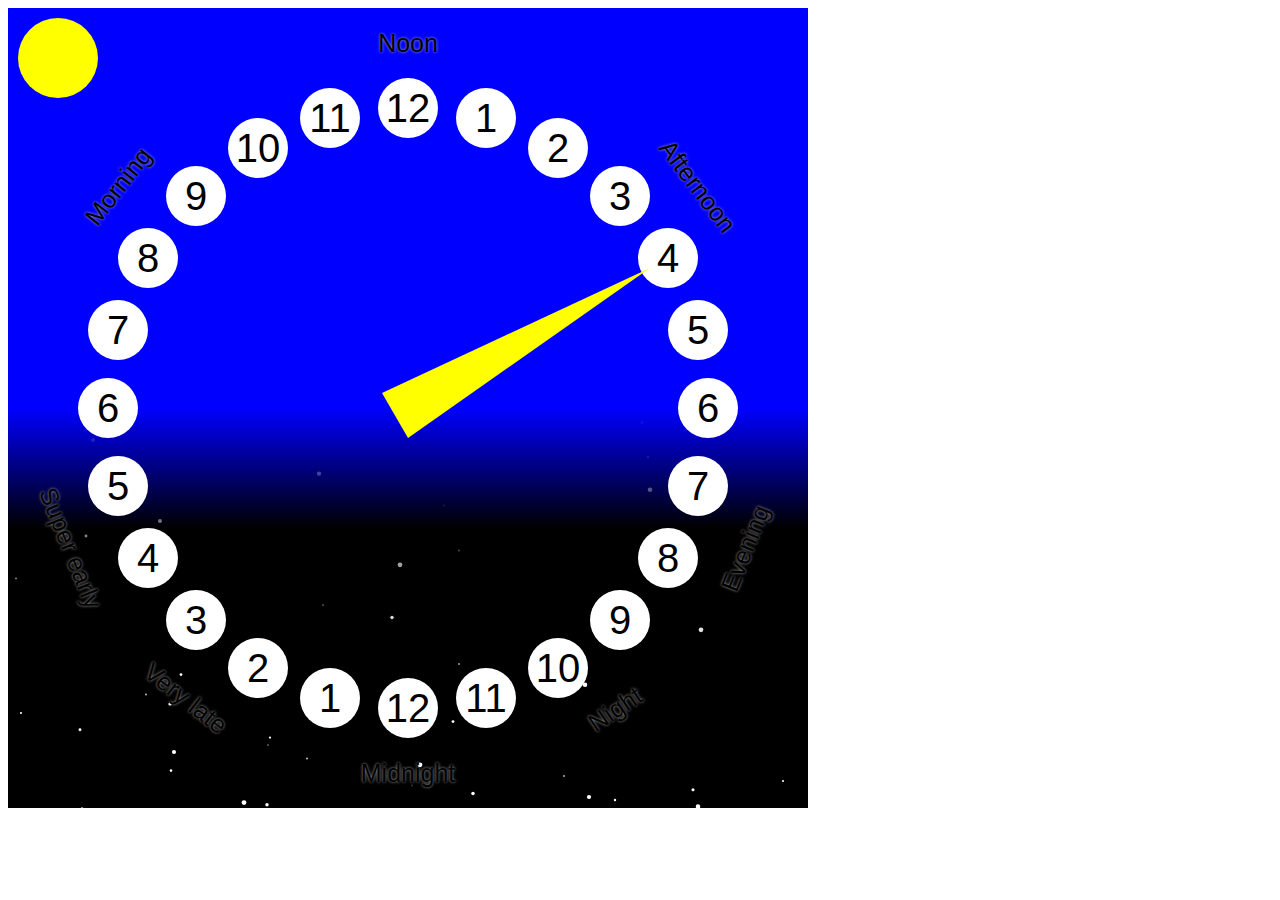
<file: app/background.html>
<html>
<head>
    <script src="https://code.jquery.com/jquery-1.11.1.min.js"></script>
    <style>
        .sky {
            fill: #00f;
        }
        .sun {
            fill: #ff0;
        }
        .star {
            fill: #fff;
        }
        .hour circle {
            fill: #fff;
        }
        .hour text {
            font-family: sans-serif;
            font-size: 40px;
        }
        text {
            dominant-baseline: central;
            text-anchor: middle;
        }
        .txtlabel {
            font-family: sans-serif;
            font-size: 25px;
            text-shadow: 0 0 3px #aaa;
        }

        .morning {
            color: #fff;
        }
        .night {
            color: #fff;
        }

        .big-arrow {
            fill: #ff0;
        }
    </style>
</head>
<body>

    <div id="svg-container">
      <svg width="800" height="800" id="bg">
        <defs>
            <linearGradient id="night-sky" x1="0%" y1="0%" x2="0%" y2="100%">
                <stop offset="0%" style="stop-color:rgb(0,0,255); stop-opacity:1" />
                <stop offset="30%" style="stop-color:rgb(0,0,0); stop-opacity:1" />
            </linearGradient>
        </defs>
        <rect width="800" height="400" class="sky"/>
        <rect x="0" y="400" width="800" height="400" fill="url(#night-sky)" />
        <circle cx="50" cy="50" r="40" class="sun"/>
      </svg>
    </div>

  <script>
    $().ready(function() {
        'use strict';

        // renders a star at a random x point for the given y
        var renderStar = function(svg, y) {
            var x = Math.round(Math.random()*800);
            var brightness = Math.random()*2.5;
            var width = Math.max(1,brightness);
            var opacity = Math.min(1,brightness);
            if( y<650 ) {
                opacity = opacity * (y-400)/250;
            }
            svg.append('<circle cx="'+x+'" cy="'+y+'" r="'+width+'" class="star" style="fill-opacity:'+opacity+'"/>');
        }

        var renderAllStars = function(svg) {
            var d=1;
            for(var y=0; y<400; y+=d) {
                renderStar(svg,800-y);
                d+=0.4;
            }
        }


        // converts a number 0-24 into an {x,y} object
        var circlePoint = function(hr24, radius) {
            if( !radius ) {
                throw "Radius not specified";
            }
            var angle = Math.PI*2 * hr24 / 24;
            return {
                x: Math.round(400 - radius * Math.sin(angle)),
                y: Math.round(400 + radius * Math.cos(angle)),
                radians: angle,
                degrees: Math.round(angle * 180 / Math.PI)
            }
        }

        var renderBigArrow = function(svg, time) {
            var pt1 = circlePoint(time, 280);
            var pt2 = circlePoint(time+8, 30);
            var pt3 = circlePoint(time+16, 30);
            var out = '<polygon points="';
            out += pt1.x + "," + pt1.y + " ";
            out += pt2.x + "," + pt2.y + " ";
            out += pt3.x + "," + pt3.y + " ";
            out += '" class="big-arrow" />';
            svg.append(out);
        }


        var renderHourInCircle = function(number, pt) {
            var x = Math.round(pt.x);
            var y = Math.round(pt.y);
            var g = $("<g class='hour'></g>");
            g.append("<circle cx='"+x+"' cy='"+y+"' r='30' />");
            g.append("<text x='"+x+"' y='"+y+"'>"+number+"</text>");
            return g
        }

        var drawHourCircles = function(svg) {
            for(var i=0; i<24; i++) {
                var hr=i % 12;
                if( i%12 == 0 ){
                    hr = 12;
                }
                var pt = circlePoint(i, 300);
                svg.append(renderHourInCircle(hr,pt));
            }
        }

        var addLabelText = function(svg, txt, hr) {
            var pt = circlePoint(hr,365);
            var angle = pt.degrees + ((hr>=6 && hr<=18) ? 180 : 0);
            var elem = '<text class="txtlabel" transform="translate(';
            elem += Math.round(pt.x) + ','
            elem += Math.round(pt.y);
            elem += ')rotate('+Math.round(angle)+')">';
            elem += txt;
            elem += "</text>";

            svg.append(elem);
        }

        var currentTime = function() {
            var d = new Date();
            return d.getHours() + d.getMinutes()/60;  // float from 0-23.98
        }

        var svg = $("svg");
        renderAllStars(svg);
        drawHourCircles(svg);
        addLabelText(svg,"Morning",8.5);
        addLabelText(svg,"Noon",12);
        addLabelText(svg,"Afternoon",15.5);
        addLabelText(svg,"Evening",19.5);
        addLabelText(svg,"Night",21.7);
        addLabelText(svg,"Midnight",0);
        addLabelText(svg,"Very late",2.5);
        addLabelText(svg,"Super early",4.5);

        renderBigArrow(svg, currentTime());

        // Refresh the SVG rendering, per http://stackoverflow.com/a/13654655/303056
        svg.html(svg.html());
    });
  </script>

</body>
</html>
</file>
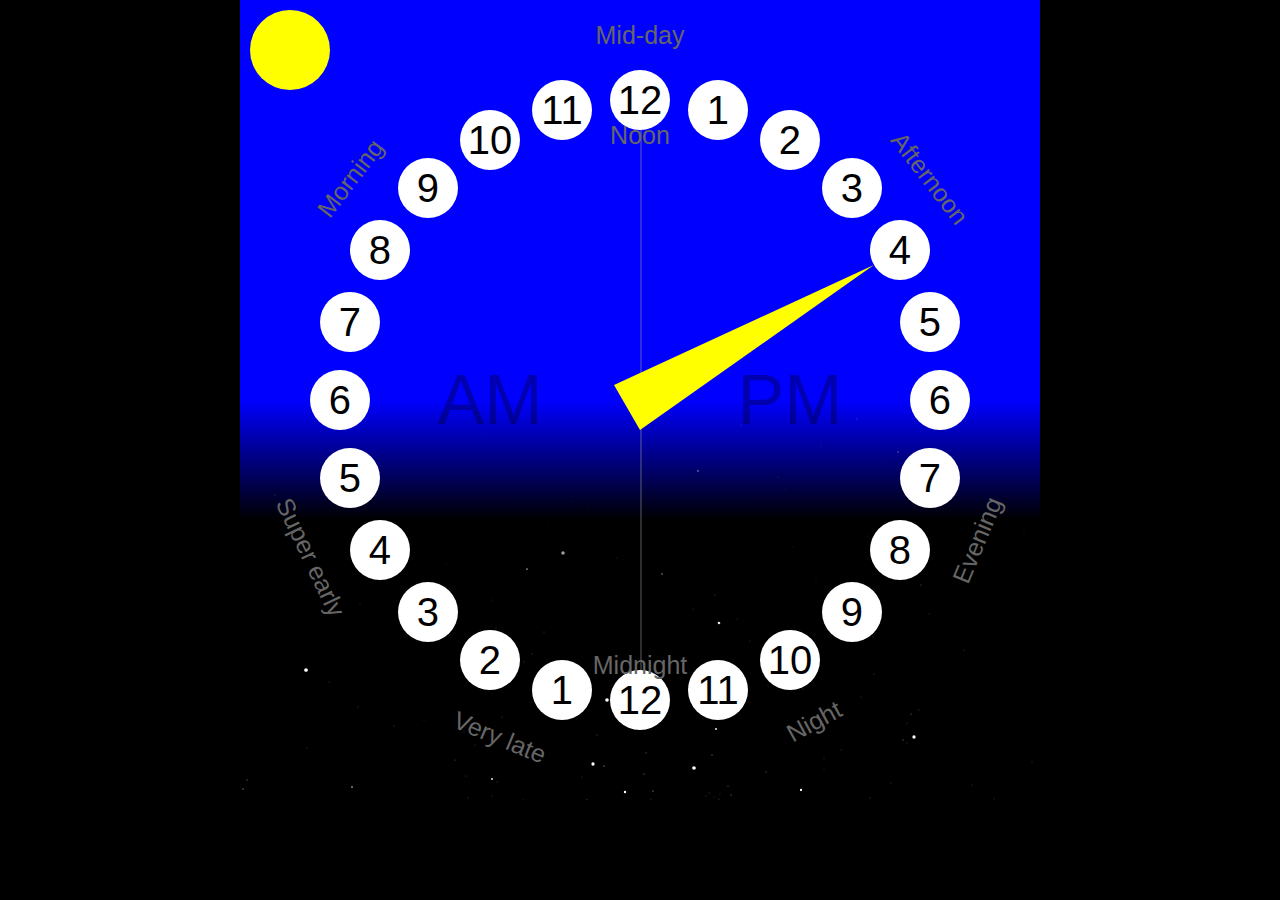
<file: app/fullday.html>
<html>
<head>
    <script src="https://code.jquery.com/jquery-1.11.1.min.js"></script>
    <style>

        body {
            margin: 0;
            padding: 0;
            background: black;
        }

        #svg-display {
            margin: 0 auto;
            width: 800;
            height: 800;
        }

        #svg-display svg {
            width: 800;
            height: 800;
        }

        svg {
            font-family: sans-serif;
            font-size: 20px;
        }

        .sky {
            fill: #00f;
        }
        .sun {
            fill: #ff0;
        }
        .star {
            fill: #fff;
        }
        .hour circle {
            fill: #fff;
        }
        .hour text {
            font-family: sans-serif;
            font-size: 40px;
        }
        text {
            dominant-baseline: central;
            text-anchor: middle;
        }
        .txtlabel {
            font-family: sans-serif;
            font-size: 25px;
            fill: #666;
        }

        .morning {
            color: #fff;
        }
        .night {
            color: #fff;
        }

        .big-arrow {
            fill: #ff0;
        }

        .tick-mark {
            fill: #555;
        }

        #svg-copy {
            display: none;
        }

        .ampm text, .ampm rect {
            font-size: 70px;
            color: #999;
            opacity: 0.3;
        }
    </style>
</head>
<body>

    <div id="svg-display">
    </div>
    <div id="svg-copy">
      <svg>
       <g>
        <defs>
            <linearGradient id="night-sky" x1="0%" y1="0%" x2="0%" y2="100%">
                <stop offset="0%" style="stop-color:rgb(0,0,255); stop-opacity:1" />
                <stop offset="30%" style="stop-color:rgb(0,0,0); stop-opacity:1" />
            </linearGradient>
        </defs>
      <g>
      <g class="holder">
        <rect width="800" height="405" class="sky"/>
        <rect x="0" y="400" width="800" height="400" fill="url(#night-sky)" />
        <circle cx="50" cy="50" r="40" class="sun"/>
        <g class="ampm">
            <text x="550" y="400">PM</text>
            <text x="250" y="400">AM</text>
            <rect x="400" y="100" width="2" height="600" fill="#999" />
        </g>
      </g>

        <animateTransform
            attributeName="transform"
            dur="28s"
            begin="2s"
            type="scale"
            from="1 1"
            to="3 3"
        />
        <animateTransform
            attributeName="transform"
            dur="28s"
            begin="30s"
            type="scale"
            from="3 3"
            to="1 1"
        />
      </g>
        <animateTransform
            class="move1"
            attributeName="transform"
            dur="28s"
            begin="2s"
            type="translate"
            from="0 0"
            to="-800 -800"
        />
        <animateTransform
            class="move2"
            attributeName="transform"
            dur="28s"
            begin="30s"
            type="translate"
            from="-800 -800"
            to="0 0"
        />
      </g>
      </svg>
    </div>

  <script>
    function renderClock() {
        'use strict';

        // renders a star at a random x point for the given y
        var renderStar = function(svg, y) {
            var x = (Math.random()*800).toFixed(0);
            var brightness = Math.pow(Math.random(),4)*2;
            var width = Math.max(0.5,brightness).toFixed(3);
            var opacity = (0.25 + Math.min(0.75,brightness)).toFixed(3);
            if( y<650 ) {
                opacity = opacity * (y-400)/250;
            }
            y = y.toFixed(0);
            svg.append('<circle cx="'+x+'" cy="'+y+'" r="'+width+'" class="star" style="fill-opacity:'+opacity+'"/>');
        }

        var renderAllStars = function(svg) {
            var d=0.2;
            for(var y=0; y<400; y+=d) {
                renderStar(svg,800-y);
                d+=0.06;
            }
        }


        // converts a number 0-24 into an {x,y} object
        var circlePoint = function(hr24, radius) {
            if( !radius ) {
                throw "Radius not specified";
            }
            var angle = Math.PI*2 * hr24 / 24;
            return {
                x: 400 - radius * Math.sin(angle),
                y: 400 + radius * Math.cos(angle),
                radians: angle,
                degrees: angle * 180 / Math.PI + 0.0001
            }
        }

        var circleZoomPoint = function(hr24, zoom, radius) {
            // Returns coordinates to do the move1,move2 transforms
            var middle = -400 * (zoom-1);
            var pt = circlePoint(hr24, radius);
            var x = middle - (zoom-1)*(pt.x-400);
            var y = middle - (zoom-1)*(pt.y-400);
            return x + " " + y;
        }

        var triangle = function(pt1,pt2,pt3,cssClass) {
            var out = '<polygon points="';
            out += pt1.x + "," + pt1.y + " ";
            out += pt2.x + "," + pt2.y + " ";
            out += pt3.x + "," + pt3.y + " ";
            out += '" class="'+cssClass+'" />';
            return out;
        }

        var renderBigArrow = function(svg, time) {
            var pt1 = circlePoint(time, 270);
            var pt2 = circlePoint(time+8, 30);
            var pt3 = circlePoint(time+16, 30);
            svg.append(triangle(pt1,pt2,pt3,'big-arrow'));
        }


        var renderHourInCircle = function(number, pt) {
            var x = Math.round(pt.x);
            var y = Math.round(pt.y);
            var g = $("<g class='hour'></g>");
            g.append("<circle cx='"+x+"' cy='"+y+"' r='30' />");
            g.append("<text x='"+x+"' y='"+y+"' transform='rotate(0.0001)'>"+number+"</text>");
            // Adding a tiny rotation transformation forces the browser to render it in vector mode
            // which causes smooth zooming.  Without this, the text bounces around slightly,
            // I'm guessing because the text is being rendered at even pixel locations.
            return g
        }

        var drawHourCircles = function(svg) {
            for(var i=0; i<24; i++) {
                var hr=i % 12;
                if( i%12 == 0 ){
                    hr = 12;
                }
                var pt = circlePoint(i, 300);
                svg.append(renderHourInCircle(hr,pt));
            }
        }

        var drawTickMarks = function(svg) {
            for(var h=0; h<24; h+= 15/60) {
                var pt1 = circlePoint(h, 260);
                var pt2 = circlePoint(h+0.015, 270);
                var pt3 = circlePoint(h-0.015, 270);
                svg.append(triangle(pt1,pt2,pt3,'tick-mark'));
            }
            for(var h=0; h<24; h+= 5/60) {
                var pt1 = circlePoint(h, 265);
                var pt2 = circlePoint(h+0.01, 270);
                var pt3 = circlePoint(h-0.01, 270);
                svg.append(triangle(pt1,pt2,pt3,'tick-mark'));
            }
        };

        var addLabelText = function(svg, txt, hr, radius) {
            if( !radius ) {
                radius = 365;
            }
            var pt = circlePoint(hr,radius);
            var angle = pt.degrees + ((hr>=6 && hr<=18) ? 180 : 0);
            var elem = '<text class="txtlabel" transform="translate(';
            elem += Math.round(pt.x) + ','
            elem += Math.round(pt.y);
            elem += ')rotate('+angle+')">';
            elem += txt;
            elem += "</text>";

            svg.append(elem);
        }

        var currentTime = function() {
            var d = new Date();
            return d.getHours() + d.getMinutes()/60;  // float from 0-23.98
        }

        var setZoomDestination = function(svg, hr24) {
            var coords = circleZoomPoint(hr24, 3, 350);
            $(".move1").attr('to',coords);
            $(".move2").attr('from',coords);
        }

        var prepareSvgElement = function() {
            var original_svg = $("#svg-copy").html();
            var new_svg = $( original_svg );
            $("#svg-display").html(new_svg);
            return $("#svg-display .holder");
        }
        var refreshSvgElement = function () {
            // Refresh the SVG rendering, per http://stackoverflow.com/a/13654655/303056
            $("#svg-display").html( $("#svg-display").html() );
        }

        var svg = prepareSvgElement();

        renderAllStars(svg);
        //drawTickMarks(svg);  // slows it down...
        drawHourCircles(svg);
        addLabelText(svg,"Morning",8.5);
        addLabelText(svg,"Noon",12, 265);
        addLabelText(svg,"Mid-day",12);
        addLabelText(svg,"Afternoon",15.5);
        addLabelText(svg,"Evening",19.5);
        addLabelText(svg,"Night",22.1);
        addLabelText(svg,"Midnight",0, 265);
        addLabelText(svg,"Very late",1.5);
        addLabelText(svg,"Super early",4.3);

        var hr24 = currentTime();
        renderBigArrow(svg, hr24);
        setZoomDestination(svg, hr24);
        refreshSvgElement();
    };
    $().ready(function() {
        var repeatRender = function() {
            renderClock();
            setTimeout(repeatRender, 60000);
        }
        repeatRender();
    });
  </script>

</body>
</html>
</file>
